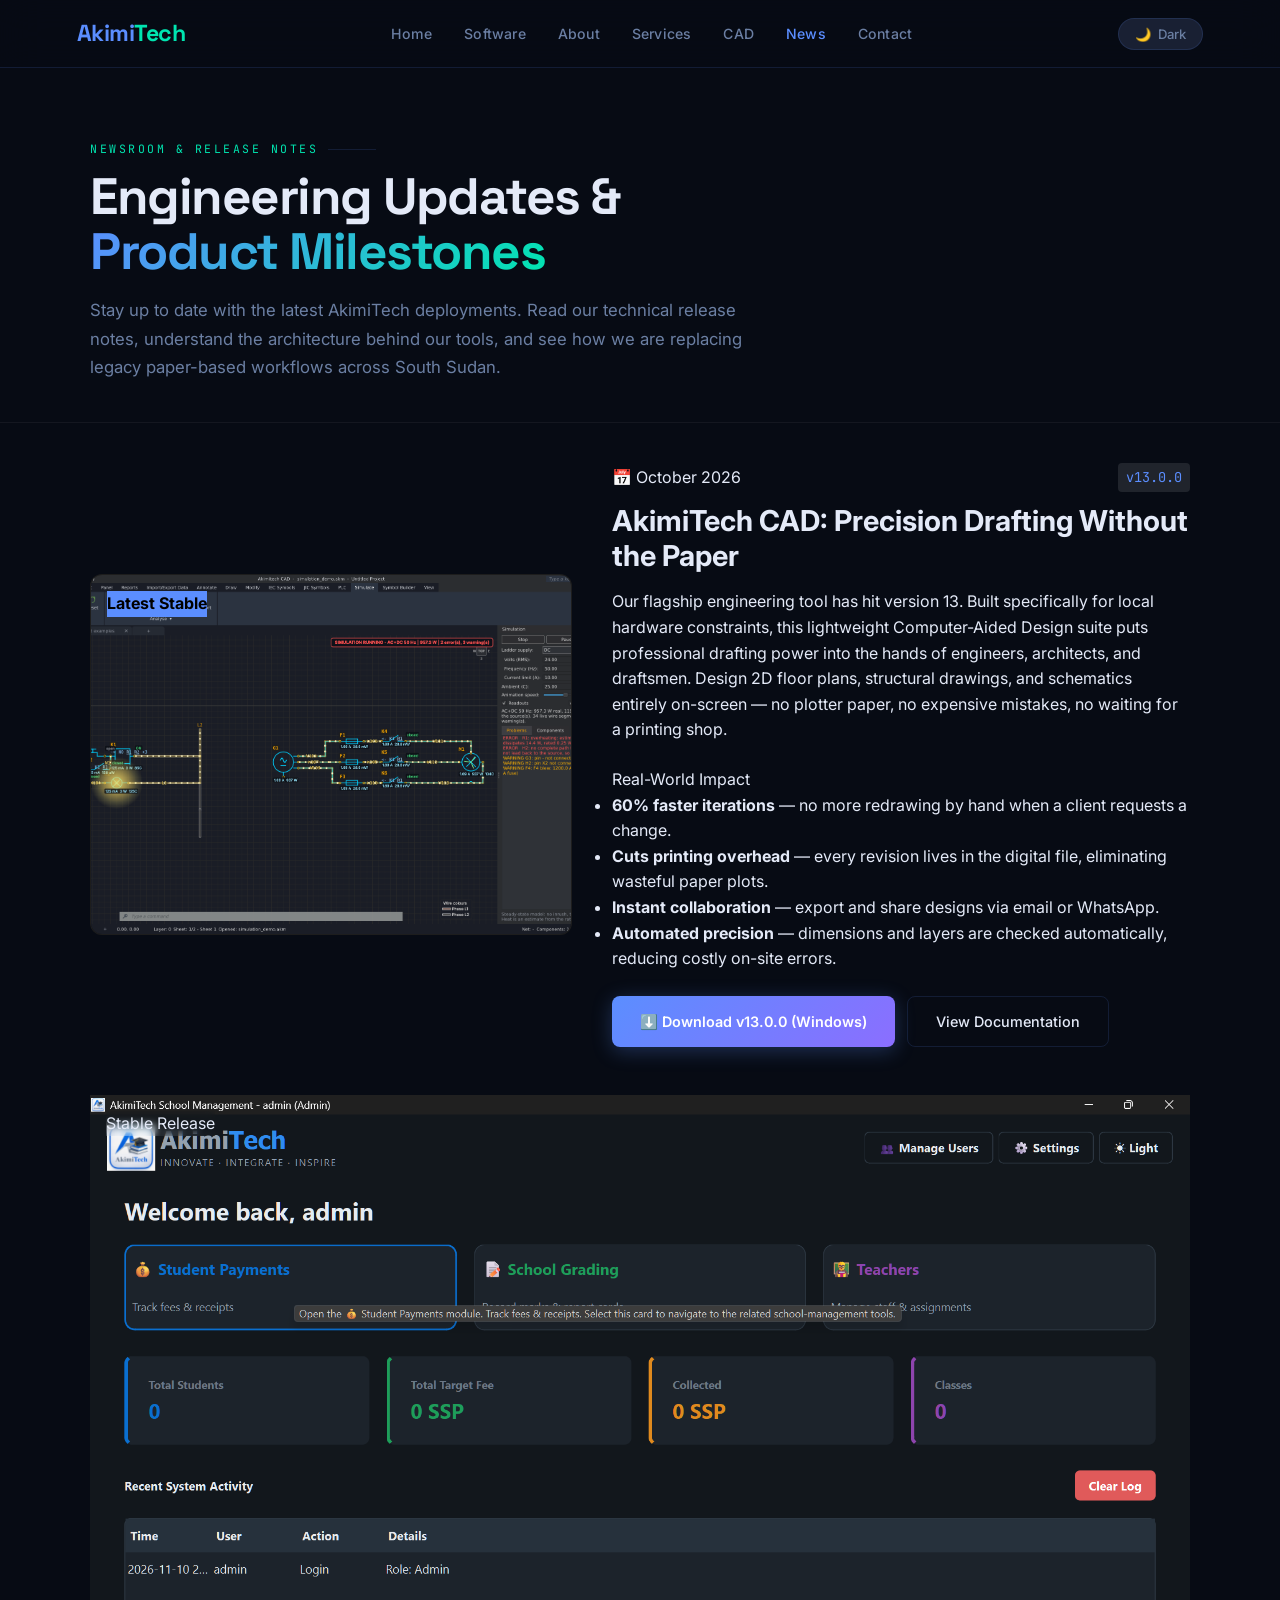
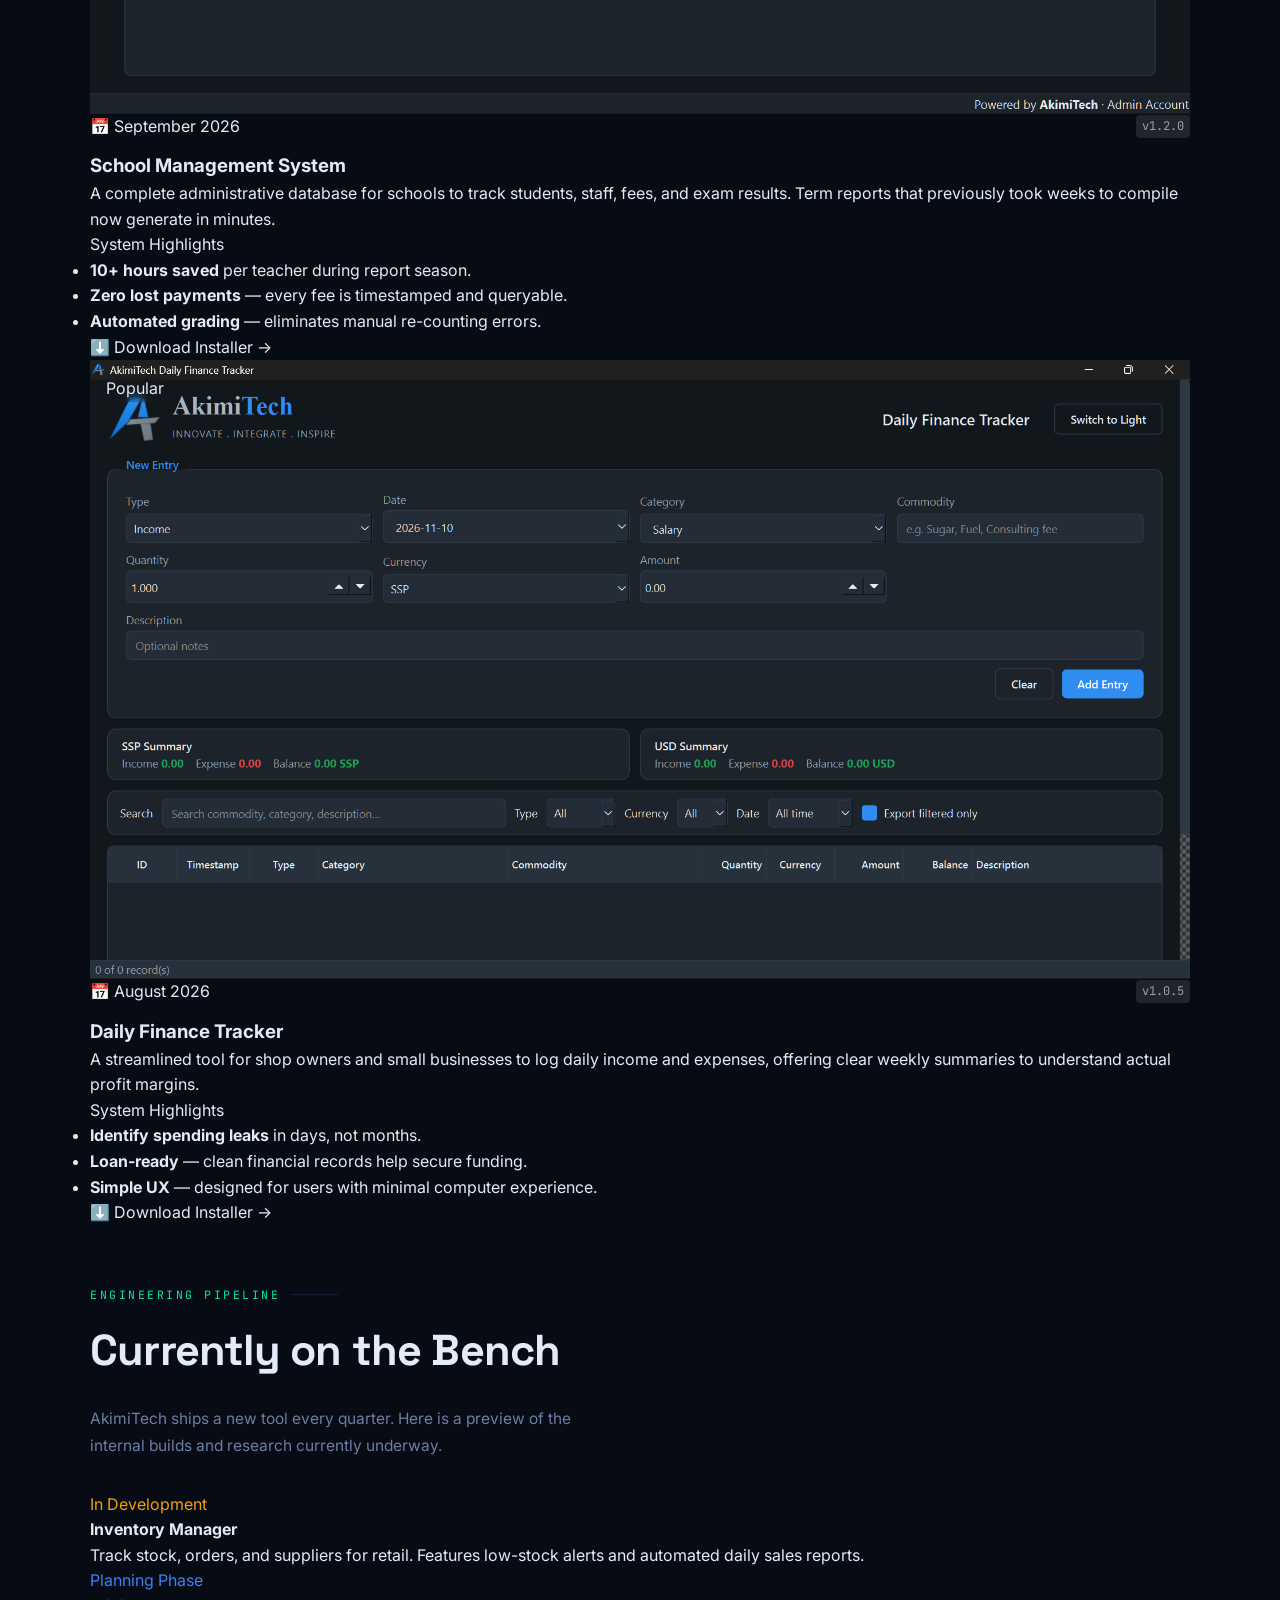
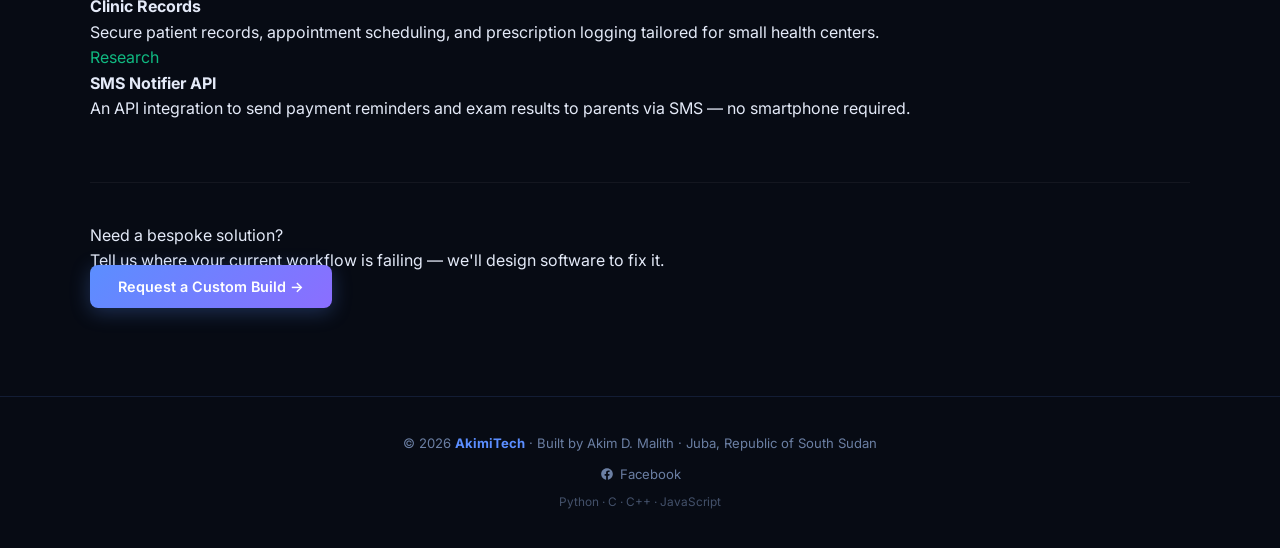
<file: news.html>
<!DOCTYPE html>
<html lang="en" data-theme="dark">
<head>
  <meta charset="UTF-8">
  <meta name="viewport" content="width=device-width, initial-scale=1.0">
  <title>Newsroom &amp; Release Notes | AkimiTech</title>
  <meta name="description" content="Official AkimiTech release notes, software updates, and news. Discover how our CAD, School Management, and Finance Tracker tools are modernizing workflows.">
  <link rel="canonical" href="https://akimitech.netlify.app/news.html" />
  <link rel="preconnect" href="https://fonts.googleapis.com">
  <link rel="preconnect" href="https://fonts.gstatic.com" crossorigin>
  <link href="https://fonts.googleapis.com/css2?family=Space+Grotesk:wght@300;400;500;600;700&family=JetBrains+Mono:wght@400;500;600&family=Inter:wght@300;400;500;600&display=swap" rel="stylesheet">
  <link rel="stylesheet" href="style.css">

  <!-- NEW STYLES FOR IMAGE FITTING -->
  <style>
    /* Ensure the featured image fills its container beautifully */
    .release-featured {
      display: grid;
      grid-template-columns: 1fr 1.2fr;
      gap: 40px;
      align-items: center;
    }
    @media (max-width: 860px) {
      .release-featured {
        grid-template-columns: 1fr;
        gap: 24px;
      }
    }
    .release-featured-img {
      width: 100%;
      aspect-ratio: 4/3;
      border-radius: 12px;
      overflow: hidden;
      position: relative;
      background: #111;
      border: 1px solid rgba(255,255,255,0.05);
    }
    .release-featured-img img {
      width: 100%;
      height: 100%;
      object-fit: cover;
      object-position: top center; /* Keeps the top of the UI visible */
      transition: transform 0.4s ease;
    }
    .release-featured:hover .release-featured-img img {
      transform: scale(1.03); /* Subtle zoom on hover */
    }

    /* Ensure card images are uniform */
    .release-card-img {
      width: 100%;
      aspect-ratio: 16/9;
      overflow: hidden;
      position: relative;
      background: #111;
      border-bottom: 1px solid rgba(255,255,255,0.05);
    }
    .release-card-img img {
      width: 100%;
      height: 100%;
      object-fit: cover;
      object-position: top center;
      transition: transform 0.4s ease;
    }
    .release-card:hover .release-card-img img {
      transform: scale(1.05);
    }

    /* Make the badges float nicely over the images */
    .news-badge {
      position: absolute;
      top: 16px;
      left: 16px;
      z-index: 2;
      backdrop-filter: blur(4px);
    }

    /* Ensure the text body has comfortable spacing */
    .release-featured-body {
      display: flex;
      flex-direction: column;
      justify-content: center;
    }
  </style>
</head>
<body>

<!-- ─── NAV ─────────────────────────────────── -->
<nav id="nav">
  <a href="index.html" class="nav-logo" style="text-decoration:none;">Akimi<span>Tech</span></a>
  <ul class="nav-links">
    <li><a href="index.html#hero">Home</a></li>
    <li><a href="index.html#software">Software</a></li>
    <li><a href="index.html#about">About</a></li>
    <li><a href="index.html#services">Services</a></li>
    <li><a href="/cad/">CAD</a></li>
    <li><a href="news.html" style="color:var(--primary);">News</a></li>
    <li><a href="index.html#contact">Contact</a></li>
  </ul>
  <div style="display:flex;gap:12px;align-items:center;">
    <button class="theme-btn" id="themeBtn" onclick="toggleTheme()">
      <span id="themeIcon">🌙</span> <span id="themeLabel">Dark</span>
    </button>
    <button class="hamburger" id="ham" onclick="toggleMobileNav()" aria-label="Menu">
      <span></span><span></span><span></span>
    </button>
  </div>
</nav>

<!-- Mobile nav -->
<div class="mobile-nav" id="mobileNav">
  <a href="index.html#hero">Home</a>
  <a href="index.html#software">Software</a>
  <a href="index.html#about">About</a>
  <a href="index.html#services">Services</a>
  <a href="/cad/">CAD</a>
  <a href="news.html">News</a>
  <a href="index.html#contact">Contact</a>
</div>

<!-- ─── PAGE HEADER ─────────────────────────── -->
<section id="news-hero" style="padding-top:140px; padding-bottom:40px; border-bottom: 1px solid rgba(255,255,255,0.05);">
  <div class="section-max">
    <div class="eyebrow reveal">Newsroom &amp; Release Notes</div>
    <h1 class="reveal" style="font-size:clamp(2.2rem,4vw,3.2rem);margin-bottom:16px;">
      Engineering Updates &amp;<br>
      <span class="grad">Product Milestones</span>
    </h1>
    <p class="sec-sub reveal" style="max-width:680px;font-size:1.05rem;line-height:1.7;">
      Stay up to date with the latest AkimiTech deployments. Read our technical release notes, understand the architecture behind our tools, and see how we are replacing legacy paper-based workflows across South Sudan.
    </p>
  </div>
</section>

<!-- ─── RELEASE FEED ────────────────────────── -->
<section id="news-feed" style="padding-top:40px;">
  <div class="section-max">

    <!-- ─── FEATURED RELEASE ──────────────────── -->
    <article class="release-featured reveal">
      <div class="release-featured-img">
        <img src="images/cad.png" alt="AkimiTech CAD Interface">
        <span class="news-badge" style="background:var(--primary); color:#000; font-weight:700;">Latest Stable</span>
      </div>
      <div class="release-featured-body">
        <div style="display:flex; justify-content:space-between; align-items:center; margin-bottom:12px;">
          <div class="news-date" style="margin:0;">📅 October 2026</div>
          <code style="font-family:'JetBrains Mono', monospace; background:rgba(255,255,255,0.1); padding:4px 8px; border-radius:4px; font-size:0.85rem; color:var(--primary);">v13.0.0</code>
        </div>
        <h2 class="release-featured-title" style="font-size: 1.8rem; line-height: 1.2; margin-bottom: 16px;">AkimiTech CAD: Precision Drafting Without the Paper</h2>
        <p class="release-featured-desc" style="margin-bottom: 24px;">
          Our flagship engineering tool has hit version 13. Built specifically for local hardware constraints, this lightweight Computer-Aided Design suite puts professional drafting power into the hands of engineers, architects, and draftsmen. Design 2D floor plans, structural drawings, and schematics entirely on-screen — no plotter paper, no expensive mistakes, no waiting for a printing shop.
        </p>

        <div class="news-impact">
          <span class="impact-label">Real-World Impact</span>
          <ul style="margin-bottom: 24px;">
            <li><strong>60% faster iterations</strong> — no more redrawing by hand when a client requests a change.</li>
            <li><strong>Cuts printing overhead</strong> — every revision lives in the digital file, eliminating wasteful paper plots.</li>
            <li><strong>Instant collaboration</strong> — export and share designs via email or WhatsApp.</li>
            <li><strong>Automated precision</strong> — dimensions and layers are checked automatically, reducing costly on-site errors.</li>
          </ul>
        </div>

        <div class="release-actions" style="display:flex; gap: 12px; flex-wrap: wrap;">
          <a href="https://github.com/Akimdau/Akimi_Tech/releases/download/v13.0.0/AkimiTechCAD.exe" class="btn-prim" style="display:inline-flex; align-items:center; gap:8px;">
            ⬇️ Download v13.0.0 (Windows)
          </a>
          <a href="index.html#software" class="btn-ghost">View Documentation</a>
        </div>
      </div>
    </article>

    <!-- ─── OTHER RELEASES ─────────────────────── -->
    <div class="release-grid" style="margin-top: 48px;">

      <!-- School Management -->
      <article class="release-card reveal">
        <div class="release-card-img">
          <img src="images/school.png" alt="AkimiTech School Management">
          <span class="news-badge">Stable Release</span>
        </div>
        <div class="release-card-body">
          <div style="display:flex; justify-content:space-between; align-items:center; margin-bottom:12px;">
            <div class="news-date" style="margin:0;">📅 September 2026</div>
            <code style="font-family:'JetBrains Mono', monospace; background:rgba(255,255,255,0.1); padding:2px 6px; border-radius:4px; font-size:0.75rem; color:#a0a0a0;">v1.2.0</code>
          </div>
          <h3 class="release-card-title">School Management System</h3>
          <p class="release-card-desc">
            A complete administrative database for schools to track students, staff, fees, and exam results. Term reports that previously took weeks to compile now generate in minutes.
          </p>

          <div class="news-impact">
            <span class="impact-label">System Highlights</span>
            <ul>
              <li><strong>10+ hours saved</strong> per teacher during report season.</li>
              <li><strong>Zero lost payments</strong> — every fee is timestamped and queryable.</li>
              <li><strong>Automated grading</strong> — eliminates manual re-counting errors.</li>
            </ul>
          </div>

          <a href="https://github.com/Akimdau/Akimi_Tech/releases/download/v1.0.0/SchoolManagement.exe" class="news-link" style="margin-top: 16px;">
            ⬇️ Download Installer →
          </a>
        </div>
      </article>

      <!-- Finance Tracker -->
      <article class="release-card reveal" style="transition-delay:0.1s">
        <div class="release-card-img">
          <img src="images/finance.png" alt="AkimiTech Finance Tracker">
          <span class="news-badge">Popular</span>
        </div>
        <div class="release-card-body">
          <div style="display:flex; justify-content:space-between; align-items:center; margin-bottom:12px;">
            <div class="news-date" style="margin:0;">📅 August 2026</div>
            <code style="font-family:'JetBrains Mono', monospace; background:rgba(255,255,255,0.1); padding:2px 6px; border-radius:4px; font-size:0.75rem; color:#a0a0a0;">v1.0.5</code>
          </div>
          <h3 class="release-card-title">Daily Finance Tracker</h3>
          <p class="release-card-desc">
            A streamlined tool for shop owners and small businesses to log daily income and expenses, offering clear weekly summaries to understand actual profit margins.
          </p>

          <div class="news-impact">
            <span class="impact-label">System Highlights</span>
            <ul>
              <li><strong>Identify spending leaks</strong> in days, not months.</li>
              <li><strong>Loan-ready</strong> — clean financial records help secure funding.</li>
              <li><strong>Simple UX</strong> — designed for users with minimal computer experience.</li>
            </ul>
          </div>

          <a href="https://github.com/Akimdau/Akimi_Tech/releases/download/v1.0.0/FinanceTracker.exe" class="news-link" style="margin-top: 16px;">
            ⬇️ Download Installer →
          </a>
        </div>
      </article>

    </div>

    <!-- ─── ROADMAP / COMING SOON ─────────────── -->
    <div class="roadmap reveal" style="margin-top: 60px;">
      <div class="eyebrow">Engineering Pipeline</div>
      <h2 class="sec-h2" style="margin-bottom:20px;">Currently on the Bench</h2>
      <p class="sec-sub" style="margin-bottom:32px;">
        AkimiTech ships a new tool every quarter. Here is a preview of the internal builds and research currently underway.
      </p>

      <div class="roadmap-grid">
        <div class="roadmap-item">
          <div class="roadmap-status" style="color:#f59e0b; border-color:rgba(245,158,11,0.3);">In Development</div>
          <h4>Inventory Manager</h4>
          <p>Track stock, orders, and suppliers for retail. Features low-stock alerts and automated daily sales reports.</p>
        </div>
        <div class="roadmap-item">
          <div class="roadmap-status" style="color:#3b82f6; border-color:rgba(59,130,246,0.3);">Planning Phase</div>
          <h4>Clinic Records</h4>
          <p>Secure patient records, appointment scheduling, and prescription logging tailored for small health centers.</p>
        </div>
        <div class="roadmap-item">
          <div class="roadmap-status" style="color:#10b981; border-color:rgba(16,185,129,0.3);">Research</div>
          <h4>SMS Notifier API</h4>
          <p>An API integration to send payment reminders and exam results to parents via SMS — no smartphone required.</p>
        </div>
      </div>
    </div>

    <!-- ─── CTA ───────────────────────────────── -->
    <div class="news-cta reveal" style="margin-top: 60px; border-top: 1px solid rgba(255,255,255,0.05); padding-top: 40px;">
      <div>
        <div class="news-cta-title">Need a bespoke solution?</div>
        <div class="news-cta-sub">Tell us where your current workflow is failing — we'll design software to fix it.</div>
      </div>
      <a href="index.html#contact" class="btn-prim">Request a Custom Build →</a>
    </div>

  </div>
</section>

<!-- ─── FOOTER ─────────────────────────────── -->
<footer>
  <p>© 2026 <strong>AkimiTech</strong> · Built by Akim D. Malith · Juba, Republic of South Sudan</p>
  <p style="margin-top:10px;">
    <a href="https://www.facebook.com/AkimDmaith" target="_blank" rel="noopener" class="contact-link" style="display:inline-flex;align-items:center;gap:6px;">
      <svg width="14" height="14" viewBox="0 0 24 24" fill="currentColor"><path d="M22 12.06C22 6.5 17.52 2 12 2S2 6.5 2 12.06c0 5.02 3.66 9.18 8.44 9.94v-7.03H7.9v-2.91h2.54V9.85c0-2.51 1.49-3.9 3.77-3.9 1.09 0 2.24.2 2.24.2v2.46h-1.26c-1.24 0-1.63.78-1.63 1.57v1.88h2.78l-.44 2.91h-2.34V22c4.78-.76 8.44-4.92 8.44-9.94z"/></svg>
      Facebook
    </a>
  </p>
  <p style="margin-top:6px;font-size:0.74rem;opacity:0.6;">Python · C · C++ · JavaScript</p>
</footer>

<!-- ─── SCRIPTS ─────────────────────────────── -->
<script>
  // ─── Theme toggle ───
  const root = document.documentElement;
  const savedTheme = localStorage.getItem('theme') || 'dark';
  root.setAttribute('data-theme', savedTheme);
  updateThemeLabel(savedTheme);

  function toggleTheme() {
    const current = root.getAttribute('data-theme');
    const next = current === 'dark' ? 'light' : 'dark';
    root.setAttribute('data-theme', next);
    localStorage.setItem('theme', next);
    updateThemeLabel(next);
  }

  function updateThemeLabel(theme) {
    const icon = document.getElementById('themeIcon');
    const label = document.getElementById('themeLabel');
    if (!icon || !label) return;
    if (theme === 'dark') {
      icon.textContent = '🌙';
      label.textContent = 'Dark';
    } else {
      icon.textContent = '☀️';
      label.textContent = 'Light';
    }
  }

  // ─── Mobile nav ───
  function toggleMobileNav() {
    document.getElementById('mobileNav').classList.toggle('open');
  }
  function closeMobileNav() {
    document.getElementById('mobileNav').classList.remove('open');
  }

  // ─── Reveal-on-scroll ───
  const observer = new IntersectionObserver((entries) => {
    entries.forEach(e => {
      if (e.isIntersecting) {
        e.target.classList.add('in');
        observer.unobserve(e.target);
      }
    });
  }, { threshold: 0.1 });

  document.querySelectorAll('.reveal').forEach(el => observer.observe(el));
</script>

</body>
</html>
</file>
<file: style.css>
/* ─── TOKENS ─────────────────────────────── */
:root[data-theme="dark"] {
  --bg:          #070B14;
  --bg-card:     #0F1623;
  --bg-elevated: #192033;
  --primary:     #5B8EFF;
  --primary-dim: rgba(91,142,255,0.12);
  --accent:      #00E5B0;
  --accent-dim:  rgba(0,229,176,0.12);
  --text:        #E4EAF8;
  --text-muted:  #6B7FA3;
  --border:      rgba(91,142,255,0.14);
  --glow:        rgba(91,142,255,0.28);
  --nav-bg:      rgba(7,11,20,0.80);
  --shadow:      0 8px 40px rgba(0,0,0,0.5);
}
:root[data-theme="light"] {
  --bg:          #F2F5FF;
  --bg-card:     #FFFFFF;
  --bg-elevated: #E6ECFF;
  --primary:     #3B6EFF;
  --primary-dim: rgba(59,110,255,0.10);
  --accent:      #00A87E;
  --accent-dim:  rgba(0,168,126,0.10);
  --text:        #0D1526;
  --text-muted:  #5A6B8A;
  --border:      rgba(59,110,255,0.16);
  --glow:        rgba(59,110,255,0.18);
  --nav-bg:      rgba(242,245,255,0.85);
  --shadow:      0 8px 40px rgba(59,110,255,0.1);
}

/* ─── RESET ──────────────────────────────── */
*, *::before, *::after { margin:0; padding:0; box-sizing:border-box; }
html { scroll-behavior: smooth; }
body {
  background: var(--bg);
  color: var(--text);
  font-family: 'Inter', sans-serif;
  transition: background 0.35s, color 0.35s;
  overflow-x: hidden;
  line-height: 1.6;
}
a { text-decoration: none; color: inherit; }
button { cursor: pointer; font-family: inherit; }
::-webkit-scrollbar { width: 5px; }
::-webkit-scrollbar-track { background: var(--bg); }
::-webkit-scrollbar-thumb { background: var(--border); border-radius: 3px; }
::-webkit-scrollbar-thumb:hover { background: var(--primary); }

/* ─── NAV ────────────────────────────────── */
nav {
  position: fixed; top:0; left:0; right:0; z-index:200;
  height: 68px;
  display: flex; align-items: center; justify-content: space-between;
  padding: 0 6%;
  background: var(--nav-bg);
  backdrop-filter: blur(20px);
  border-bottom: 1px solid var(--border);
  transition: all 0.3s;
}
.nav-logo {
  font-family: 'Space Grotesk', sans-serif;
  font-weight: 700; font-size: 1.45rem; letter-spacing: -0.5px;
  color: var(--primary);
}
.nav-logo span { color: var(--accent); }
.nav-links { display:flex; gap:2rem; list-style:none; }
.nav-links a {
  color: var(--text-muted);
  font-size: 0.88rem; font-weight: 500;
  transition: color 0.2s;
  letter-spacing: 0.2px;
}
.nav-links a:hover { color: var(--primary); }
.theme-btn {
  display: flex; align-items: center; gap: 7px;
  background: var(--bg-elevated);
  border: 1px solid var(--border);
  border-radius: 50px;
  padding: 7px 16px;
  color: var(--text-muted);
  font-size: 0.82rem; font-weight: 500;
  transition: all 0.2s;
}
.theme-btn:hover { border-color: var(--primary); color: var(--primary); }
.hamburger {
  display: none;
  flex-direction: column; gap:5px;
  background: none; border: none;
  padding: 4px;
}
.hamburger span {
  display:block; width:22px; height:2px;
  background: var(--text-muted); border-radius:2px;
  transition: all 0.3s;
}

/* ─── HERO ───────────────────────────────── */
#hero {
  min-height: 100vh;
  display: flex; align-items: center; justify-content: center;
  padding: 100px 6% 60px;
  position: relative; overflow: hidden;
}
.hero-grid {
  position: absolute; inset:0;
  background-image:
    linear-gradient(var(--border) 1px, transparent 1px),
    linear-gradient(90deg, var(--border) 1px, transparent 1px);
  background-size: 64px 64px;
  opacity: 0.5;
  pointer-events: none;
}
.hero-orb {
  position: absolute;
  width: 700px; height: 700px;
  background: radial-gradient(circle, var(--glow) 0%, transparent 65%);
  border-radius: 50%;
  top: 50%; left: 50%;
  transform: translate(-50%, -50%);
  pointer-events: none;
  transition: left 0.4s ease, top 0.4s ease;
}
.hero-inner {
  position: relative; z-index:1;
  display: grid; grid-template-columns: 1fr 1fr;
  gap: 60px; align-items: center;
  max-width: 1100px; width: 100%;
  margin: 0 auto;
}
.hero-badge {
  display: inline-flex; align-items: center; gap: 8px;
  background: var(--accent-dim);
  border: 1px solid rgba(0,229,176,0.25);
  border-radius: 50px;
  padding: 6px 16px;
  font-family: 'JetBrains Mono', monospace;
  font-size: 0.75rem; color: var(--accent);
  margin-bottom: 24px;
}
.badge-dot {
  width: 7px; height: 7px;
  background: var(--accent); border-radius: 50%;
  animation: pulse-dot 2s infinite;
}
@keyframes pulse-dot {
  0%,100%{ opacity:1; transform:scale(1); }
  50%{ opacity:0.5; transform:scale(0.75); }
}
h1 {
  font-family: 'Space Grotesk', sans-serif;
  font-size: clamp(2.4rem, 4.5vw, 3.8rem);
  font-weight: 700; line-height: 1.07; letter-spacing: -1.5px;
  margin-bottom: 20px;
}
h1 .grad {
  background: linear-gradient(130deg, var(--primary) 0%, var(--accent) 100%);
  -webkit-background-clip: text; -webkit-text-fill-color: transparent;
  background-clip: text;
}
.hero-sub {
  color: var(--text-muted); font-size: 1rem; line-height: 1.75;
  max-width: 440px; margin-bottom: 36px;
}
.hero-btns { display:flex; gap:14px; flex-wrap: wrap; }

/* ─── BUTTONS ────────────────────────────── */
.btn-prim {
  background: linear-gradient(135deg, var(--primary), #8B6EFF);
  color: #fff; border: none;
  padding: 13px 28px; border-radius: 8px;
  font-weight: 600; font-size: 0.9rem;
  box-shadow: 0 4px 20px var(--glow);
  transition: all 0.3s;
}
.btn-prim:hover { transform: translateY(-2px); box-shadow: 0 8px 32px var(--glow); }
.btn-ghost {
  background: transparent; color: var(--text);
  border: 1px solid var(--border);
  padding: 13px 28px; border-radius: 8px;
  font-weight: 500; font-size: 0.9rem;
  transition: all 0.2s;
}
.btn-ghost:hover { border-color: var(--primary); color: var(--primary); }

/* ─── TERMINAL ───────────────────────────── */
.terminal-wrap {
  background: var(--bg-card);
  border: 1px solid var(--border);
  border-radius: 16px; overflow: hidden;
  box-shadow: var(--shadow);
}
.t-bar {
  background: var(--bg-elevated);
  padding: 12px 16px;
  display: flex; align-items: center; gap: 8px;
  border-bottom: 1px solid var(--border);
}
.t-dot { width:11px; height:11px; border-radius:50%; }
.t-red{background:#FF5F57;} .t-yel{background:#FEBC2E;} .t-grn{background:#28C840;}
.t-title {
  margin-left: 8px;
  font-family: 'JetBrains Mono', monospace;
  font-size: 0.72rem; color: var(--text-muted);
}
.t-body {
  padding: 24px;
  font-family: 'JetBrains Mono', monospace;
  font-size: 0.8rem; line-height: 1.85;
  min-height: 260px;
}
.tk-cmt{color:#4A6080;} .tk-kw{color:#C084FC;} .tk-str{color:#86EFAC;}
.tk-var{color:#93C5FD;} .tk-acc{color:var(--accent);} .tk-fn{color:#FCD34D;}
.t-cursor {
  display: inline-block; width: 2px; height: 0.95em;
  background: var(--accent); vertical-align: text-bottom;
  margin-left: 1px; animation: blink 1s steps(1) infinite;
}
@keyframes blink { 0%,100%{opacity:1;} 50%{opacity:0;} }

/* ─── SECTION SHARED ─────────────────────── */
section { padding: 96px 6%; }
.section-max { max-width: 1100px; margin: 0 auto; }
.eyebrow {
  font-family: 'JetBrains Mono', monospace;
  font-size: 0.72rem; letter-spacing: 2.5px;
  text-transform: uppercase; color: var(--accent);
  display: flex; align-items: center; gap: 10px;
  margin-bottom: 12px;
}
.eyebrow::after {
  content:''; flex:0 0 48px; height:1px; background: var(--border);
}
.sec-h2 {
  font-family: 'Space Grotesk', sans-serif;
  font-size: clamp(1.8rem,3.5vw,2.7rem);
  font-weight:700; letter-spacing:-0.8px; margin-bottom:14px;
}
.sec-sub { color:var(--text-muted); font-size:0.97rem; line-height:1.75; max-width:520px; }

/* ─── SOFTWARE SHOWCASE ─────────────────────── */
#software { background: var(--bg); }
.software-grid {
  display: grid;
  grid-template-columns: repeat(auto-fit, minmax(320px, 1fr));
  gap: 30px;
  margin-top: 20px;
}

.software-card {
  background: var(--bg-card);
  border: 1px solid var(--border);
  border-radius: 12px;
  overflow: hidden;
  transition: transform 0.3s ease, box-shadow 0.3s ease, border-color 0.3s ease;
  display: flex;
  flex-direction: column;
}

.software-card:hover {
  transform: translateY(-5px);
  box-shadow: 0 10px 30px rgba(0, 0, 0, 0.5);
  border-color: var(--primary);
}

.software-img {
  width: 100%;
  height: 200px;
  overflow: hidden;
  background: #000;
  display: flex;
  align-items: center;
  justify-content: center;
}

.software-img img {
  width: 100%;
  height: 100%;
  object-fit: cover;
  transition: transform 0.3s ease;
}

.software-card:hover .software-img img {
  transform: scale(1.05);
}

.software-info {
  padding: 24px;
  display: flex;
  flex-direction: column;
  flex-grow: 1;
}

.software-info h3 {
  font-family: 'Space Grotesk', sans-serif;
  font-size: 1.25rem;
  margin-bottom: 10px;
  color: var(--text);
}

.software-info p {
  font-size: 0.9rem;
  color: var(--text-muted);
  margin-bottom: 16px;
  line-height: 1.5;
  flex-grow: 1;
}

.software-tags {
  display: flex;
  gap: 8px;
  margin-bottom: 20px;
  flex-wrap: wrap;
}

.software-tags span {
  font-size: 0.7rem;
  padding: 4px 10px;
  border-radius: 20px;
  background: var(--accent-dim);
  color: var(--accent);
  border: 1px solid rgba(0,229,176,0.2);
  font-family: 'JetBrains Mono', monospace;
}

.btn-download {
  display: inline-block;
  text-align: center;
  padding: 12px 20px;
  background: transparent;
  color: var(--accent);
  border: 1px solid var(--accent);
  border-radius: 8px;
  font-weight: 600;
  font-size: 0.9rem;
  text-decoration: none;
  transition: all 0.3s ease;
}

.btn-download:hover {
  background: var(--accent);
  color: var(--bg);
  box-shadow: 0 4px 18px var(--accent-dim);
}

/* ─── ABOUT ──────────────────────────────── */
#about { background: var(--bg-card); }
.about-grid {
  display: grid; grid-template-columns: 320px 1fr;
  gap: 72px; align-items: center;
  max-width: 1100px; margin: 0 auto;
}
.profile-card {
  background: var(--bg);
  border: 1px solid var(--border);
  border-radius: 20px; padding: 36px 28px; text-align: center;
  position: relative;
}
.profile-card::before {
  content:''; position:absolute; top:-1px; left:25%; right:25%; height:2px;
  background: linear-gradient(90deg, transparent, var(--primary), transparent);
}
.avatar {
  width: 108px; 
  height: 108px; 
  border-radius: 50%;
  background: linear-gradient(135deg, var(--primary), var(--accent));
  margin: 0 auto 18px;
  display: flex; 
  align-items: center; 
  justify-content: center;
  border: 3px solid var(--border);
  flex-shrink: 0;
  overflow: hidden;
}
.avatar img {
  width: 100%;
  height: 100%;
  object-fit: cover;
}
.p-name { font-family: 'Space Grotesk', sans-serif; font-size: 1.25rem; font-weight: 700; margin-bottom: 4px; }
.p-role { color:var(--primary); font-size:0.82rem; font-weight:500; margin-bottom:24px; }
.p-info { list-style:none; text-align:left; display:flex; flex-direction:column; gap:12px; }
.p-info li {
  display:flex; align-items:center; gap:12px;
  font-size:0.82rem; color:var(--text-muted);
}
.p-icon {
  width:32px; height:32px; border-radius:8px;
  background:var(--bg-elevated); border:1px solid var(--border);
  display:flex; align-items:center; justify-content:center;
  font-size:0.85rem; flex-shrink:0;
}

/* Skills */
.skills-grid {
  display: grid; grid-template-columns: 1fr 1fr;
  gap:14px; margin: 28px 0 32px;
}
.skill-chip {
  background:var(--bg-elevated); border:1px solid var(--border);
  border-radius:10px; padding:14px 16px;
}
.skill-head { display:flex; justify-content:space-between; align-items:center; margin-bottom:9px; }
.skill-nm { font-family:'JetBrains Mono',monospace; font-size:0.82rem; font-weight:600; }
.skill-lvl { font-size:0.72rem; color:var(--accent); }
.skill-track { height:4px; background:var(--border); border-radius:2px; overflow:hidden; }
.skill-fill {
  height:100%; width:0;
  background:linear-gradient(90deg, var(--primary), var(--accent));
  border-radius:2px; transition: width 1.4s cubic-bezier(.4,0,.2,1);
}

/* ─── EXPERIENCE / EDUCATION TIMELINE ────── */
#experience { background: var(--bg); }
.exp-cols {
  display:grid; grid-template-columns:1fr 1fr; gap:48px;
}
.exp-col-title {
  font-size:1.05rem; font-weight:700; margin-bottom:22px;
  display:flex; align-items:center; gap:10px;
}
.tl { position:relative; padding-left:28px; }
.tl::before {
  content:''; position:absolute; left:6px; top:6px; bottom:6px;
  width:2px; background:var(--border);
}
.tl-item { position:relative; padding-bottom:28px; }
.tl-item:last-child { padding-bottom:0; }
.tl-item::before {
  content:''; position:absolute; left:-28px; top:4px;
  width:12px; height:12px; border-radius:50%;
  background:var(--primary); border:2px solid var(--bg);
  box-shadow:0 0 0 2px var(--primary);
}
.tl-date {
  font-family:'JetBrains Mono', monospace; font-size:0.72rem;
  color:var(--primary); font-weight:600; margin-bottom:4px;
}
.tl-role { font-weight:600; font-size:0.95rem; margin-bottom:2px; }
.tl-org { font-size:0.84rem; color:var(--text-muted); }

/* ─── SERVICES ───────────────────────────── */
#services { background: var(--bg); }
.srv-intro {
  display:grid; grid-template-columns:1fr 1fr; gap:60px;
  align-items:center; margin-bottom:56px;
}
.srv-grid {
  display:grid; grid-template-columns:repeat(3,1fr); gap:22px;
}
.srv-card {
  background:var(--bg-card); border:1px solid var(--border);
  border-radius:16px; padding:28px 24px;
  position:relative; overflow:hidden;
  transition: all 0.3s;
}
.srv-card::after {
  content:''; position:absolute; bottom:0; left:0; right:0; height:2px;
  background:linear-gradient(90deg, var(--primary), var(--accent));
  transform:scaleX(0); transform-origin:left;
  transition:transform 0.35s;
}
.srv-card:hover {
  transform:translateY(-5px);
  border-color:rgba(91,142,255,0.4);
  box-shadow: 0 16px 48px var(--glow);
}
.srv-card:hover::after { transform:scaleX(1); }
.srv-icon {
  width:50px; height:50px;
  background:var(--bg-elevated); border:1px solid var(--border);
  border-radius:13px;
  display:flex; align-items:center; justify-content:center;
  font-size:1.4rem; margin-bottom:18px;
}
.srv-card h3 {
  font-family:'Space Grotesk',sans-serif;
  font-size:1.05rem; font-weight:600; margin-bottom:8px;
}
.srv-card p { color:var(--text-muted); font-size:0.845rem; line-height:1.65; margin-bottom:22px; }
.btn-order {
  width:100%; background:var(--primary-dim);
  border:1px solid rgba(91,142,255,0.3);
  color:var(--primary); border-radius:8px;
  padding:10px; font-weight:600; font-size:0.85rem;
  transition:all 0.25s;
}
.btn-order:hover {
  background:linear-gradient(135deg,var(--primary),#8B6EFF);
  color:#fff; border-color:transparent;
  box-shadow:0 4px 18px var(--glow);
}

/* ─── CONTACT ────────────────────────────── */
#contact { background:var(--bg-card); }
.contact-grid {
  display:grid; grid-template-columns:1fr 1fr; gap:64px;
  align-items:start; max-width:1000px; margin:0 auto;
}
.c-items { display:flex; flex-direction:column; gap:14px; margin-top:28px; }
.c-item {
  display:flex; align-items:center; gap:16px;
  background:var(--bg); border:1px solid var(--border);
  border-radius:12px; padding:18px;
  transition:border-color 0.2s;
}
.c-item:hover { border-color:var(--primary); }
.c-icon {
  width:42px; height:42px; border-radius:10px;
  background:var(--bg-elevated); border:1px solid var(--border);
  display:flex; align-items:center; justify-content:center;
  font-size:1.1rem; flex-shrink:0;
}
.c-label { font-size:0.72rem; color:var(--text-muted); margin-bottom:2px; }
.c-val { font-weight:600; font-size:0.88rem; }
.contact-link{color:inherit;text-decoration:none;transition:color .2s ease;}
.contact-link:hover{color:#25D366;text-decoration:underline;cursor:pointer;}

/* Order/Contact Form */
.form-box {
  background:var(--bg); border:1px solid var(--border);
  border-radius:18px; padding:32px;
  position:relative;
}
.form-box::before {
  content:''; position:absolute; top:-1px; left:20%; right:20%; height:2px;
  background:linear-gradient(90deg,transparent,var(--accent),transparent);
}
.form-box-title {
  font-family:'Space Grotesk',sans-serif;
  font-size:1.2rem; font-weight:700; margin-bottom:22px;
}
.fg { margin-bottom:14px; }
.fg label { display:block; font-size:0.77rem; color:var(--text-muted); font-weight:500; margin-bottom:6px; }
.fg input, .fg textarea, .fg select {
  width:100%; background:var(--bg-elevated);
  border:1px solid var(--border); border-radius:8px;
  padding:11px 14px; color:var(--text);
  font-family:'Inter',sans-serif; font-size:0.875rem;
  outline:none; transition:border-color 0.2s;
}
.fg input:focus, .fg textarea:focus, .fg select:focus { border-color:var(--primary); }
.fg textarea { height:100px; resize:vertical; }
.fg select option { background:var(--bg-card); }
.success-note {
  display:none; margin-top:14px;
  background:var(--accent-dim); border:1px solid rgba(0,229,176,0.35);
  border-radius:8px; padding:13px 16px;
  color:var(--accent); font-size:0.875rem; text-align:center;
}
.success-note.show { display:block; }

/* Language badges */
.lang-row { display:flex; gap:10px; flex-wrap:wrap; margin-top:8px; }
.lang-badge {
  background:var(--primary-dim); border:1px solid rgba(91,142,255,0.25);
  color:var(--primary);
  font-family:'JetBrains Mono',monospace; font-size:0.78rem; font-weight:600;
  padding:5px 14px; border-radius:50px;
}

/* ─── FOOTER ─────────────────────────────── */
footer {
  text-align:center; padding:36px 6%;
  border-top:1px solid var(--border);
  color:var(--text-muted); font-size:0.82rem;
}
footer strong { color:var(--primary); }

/* ─── ANIMATIONS ─────────────────────────── */
.reveal {
  opacity:0; transform:translateY(24px);
  transition:opacity 0.6s ease, transform 0.6s ease;
}
.reveal.in { opacity:1; transform:translateY(0); }

/* ─── MOBILE NAV DRAWER ─────────────────── */
.mobile-nav {
  position:fixed; top:68px; left:0; right:0; z-index:199;
  background:var(--bg-card); border-bottom:1px solid var(--border);
  padding:20px 6%;
  display:none; flex-direction:column; gap:18px;
}
.mobile-nav.open { display:flex; }
.mobile-nav a {
  color:var(--text-muted); font-size:0.95rem; font-weight:500;
  padding:6px 0; border-bottom:1px solid var(--border);
}
.mobile-nav a:hover { color:var(--primary); }

/* =========================================
   MOBILE RESPONSIVENESS (All Sections)
   ========================================= */

/* ─── TABLET & SMALLER (max-width: 992px) ─── */
@media (max-width: 992px) {
  .hero-inner,
  .about-grid,
  .contact-grid {
    grid-template-columns: 1fr;
    gap: 40px;
  }

  .terminal-wrap {
    margin-top: 20px;
  }

  .exp-cols {
    grid-template-columns: 1fr;
    gap: 30px;
  }

  .srv-grid,
  .software-grid {
    grid-template-columns: repeat(auto-fit, minmax(280px, 1fr));
  }
}

/* ─── MOBILE PHONES (max-width: 768px) ─── */
@media (max-width: 768px) {
  
  /* --- Global Spacing --- */
  section {
    padding: 60px 20px !important;
  }

  .section-max {
    padding: 0 15px;
  }

  /* --- Typography --- */
  .sec-h2 {
    font-size: 1.8rem;
    line-height: 1.3;
  }

  .sec-sub {
    font-size: 0.95rem;
  }

  /* --- Navigation --- */
  .nav-links {
    display: none; 
  }

  .hamburger {
    display: flex; 
  }

  .nav-logo {
    font-size: 1.2rem;
  }

  /* --- Hero Section --- */
  .hero-inner h1 {
    font-size: 2.2rem;
  }

  .hero-sub {
    font-size: 1rem;
  }

  .hero-btns {
    flex-direction: column;
    width: 100%;
  }

  .hero-btns button {
    width: 100%;
  }

  .terminal-wrap {
    font-size: 0.8rem;
  }

  /* --- Software Showcase --- */
  .software-grid {
    grid-template-columns: 1fr;
  }

  .software-img {
    height: 180px;
  }

  .software-info {
    padding: 18px;
  }

  .software-info h3 {
    font-size: 1.1rem;
  }

  /* --- About Section --- */
  .profile-card {
    padding: 20px;
  }

  .avatar img {
    width: 120px;
    height: 120px;
  }

  .skills-grid {
    grid-template-columns: 1fr;
  }

  /* --- Experience Section --- */
  .exp-col-title {
    font-size: 1.1rem;
  }

  .tl-item {
    padding-left: 20px;
  }

  /* --- Services Section --- */
  .srv-intro {
    flex-direction: column;
    gap: 15px;
  }

  .srv-grid {
    grid-template-columns: 1fr;
  }

  .srv-card {
    padding: 20px;
  }

  /* --- Contact Section --- */
  .c-item {
    flex-direction: column;
    align-items: flex-start;
    gap: 8px;
  }

  .form-box {
    padding: 20px;
  }

  .form-box-title {
    font-size: 1.2rem;
  }

  /* --- Footer --- */
  footer {
    padding: 30px 15px;
    font-size: 0.8rem;
  }
}

/* ─── VERY SMALL PHONES (max-width: 480px) ─── */
@media (max-width: 480px) {
  
  .hero-inner h1 {
    font-size: 1.8rem;
  }

  .sec-h2 {
    font-size: 1.5rem;
  }

  .btn-prim,
  .btn-ghost,
  .btn-download,
  .btn-order {
    font-size: 0.85rem;
    padding: 10px 16px;
  }

  .avatar img {
    width: 100px;
    height: 100px;
  }

  .p-name {
    font-size: 1.1rem;
  }

  .p-role {
    font-size: 0.85rem;
  }

  .software-tags span {
    font-size: 0.65rem;
    padding: 3px 8px;
  }
}
</file>
